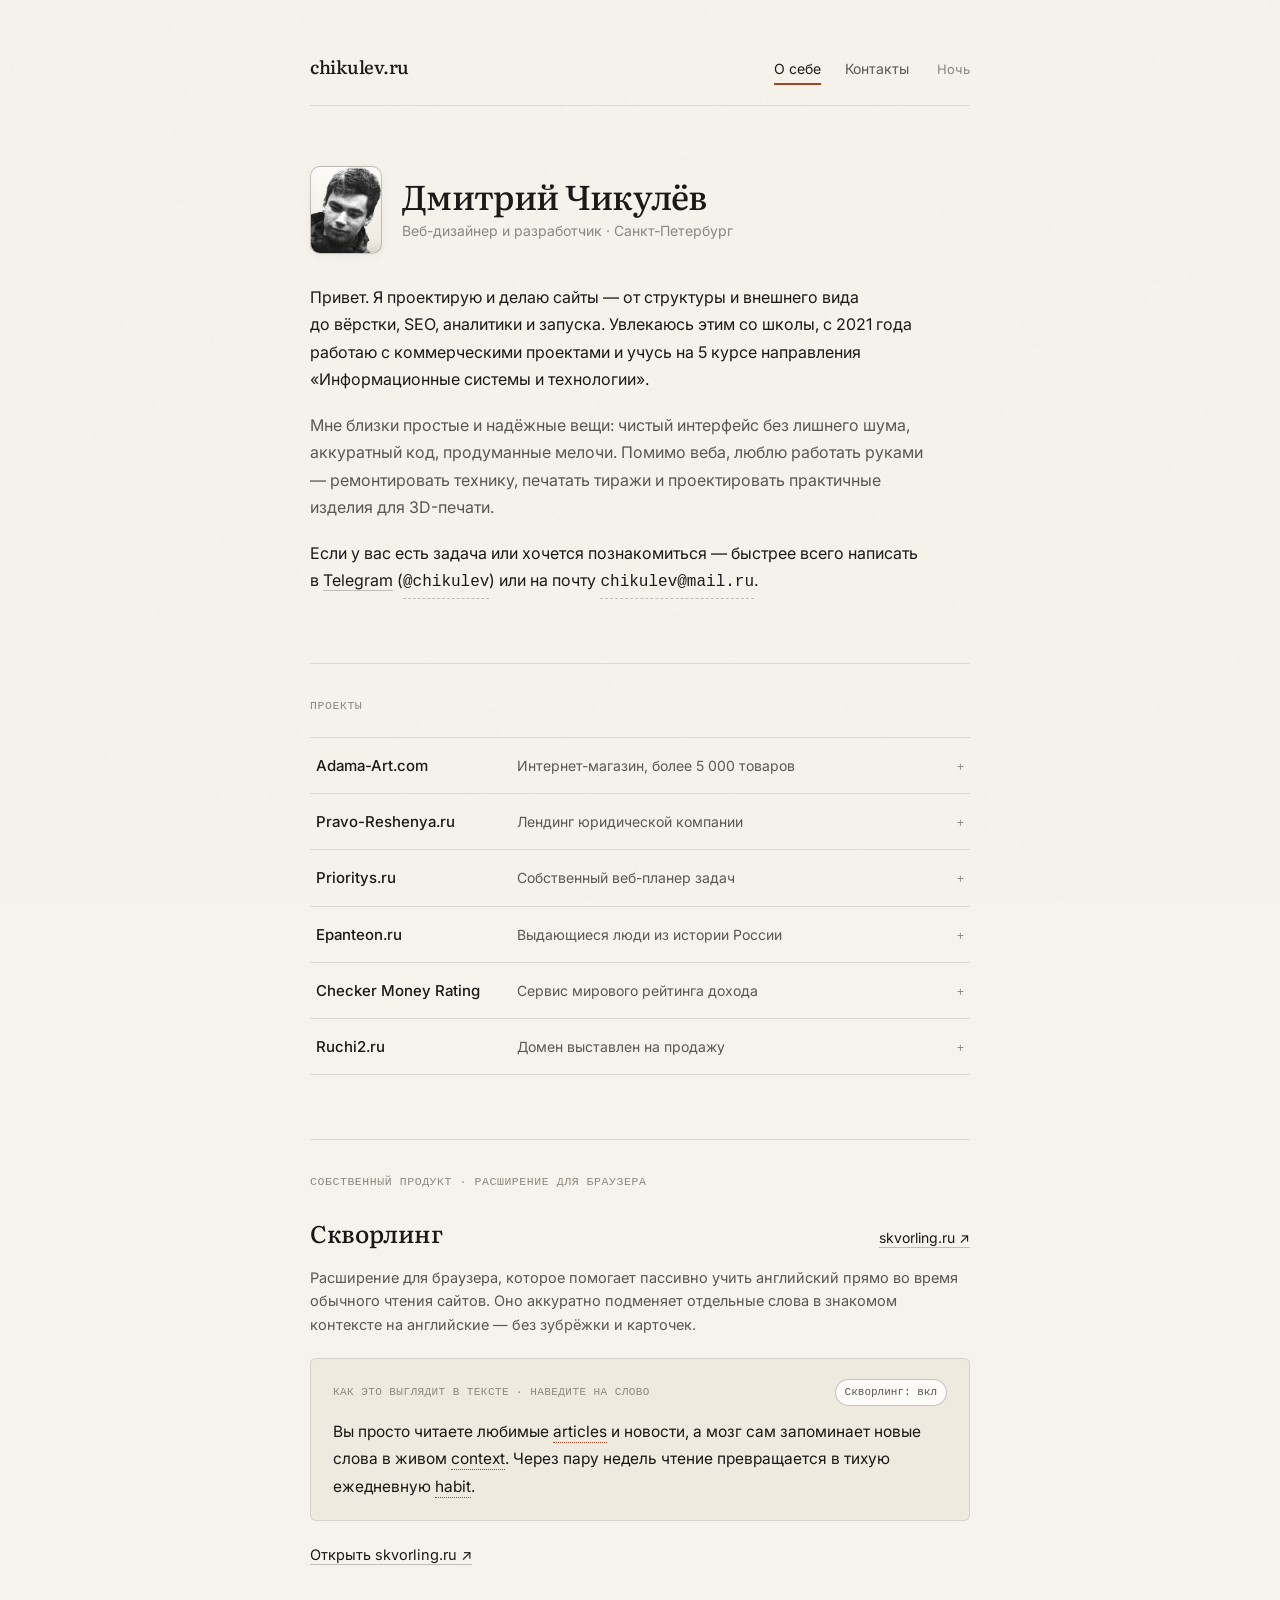
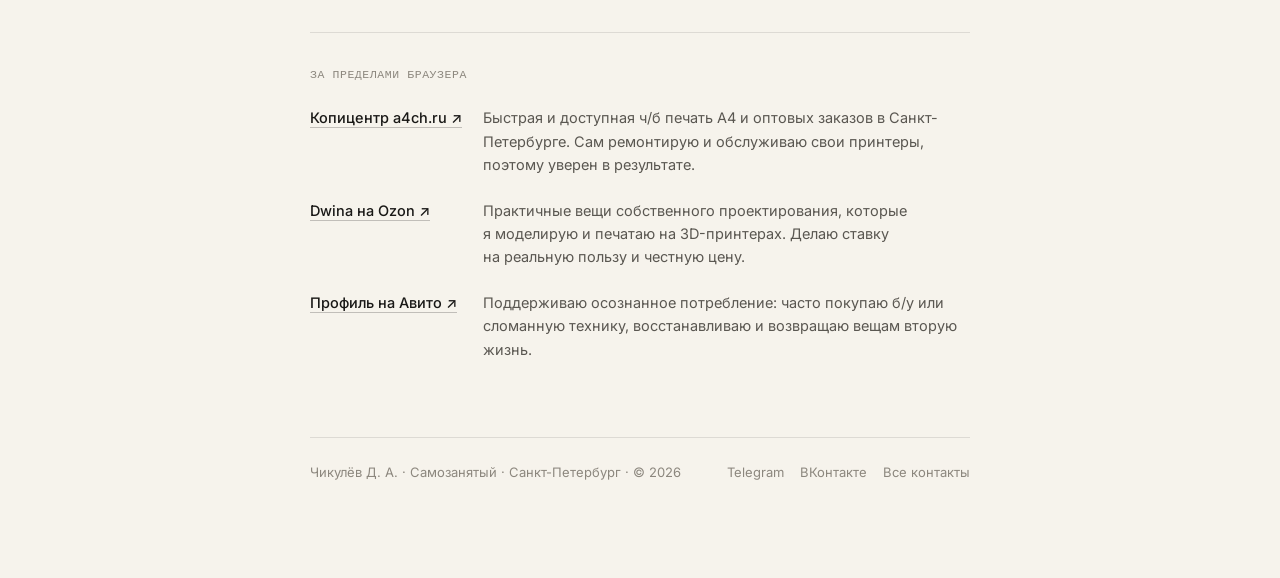
<file: index.html>
<!DOCTYPE html>
<html lang="ru">
<head>
  <meta charset="UTF-8">
  <meta name="viewport" content="width=device-width, initial-scale=1.0">
  <title>Дмитрий Чикулёв</title>
  <meta name="description" content="Дмитрий Чикулёв — личный сайт, веб-дизайн, разработка, Скворлинг, собственные сервисы и физические проекты. Санкт-Петербург.">
  <meta name="author" content="Дмитрий Чикулёв">
  <link rel="canonical" href="https://chikulev.ru/">
  <link rel="icon" href="./favicon.ico" type="image/x-icon">

  <meta property="og:title" content="Дмитрий Чикулёв">
  <meta property="og:description" content="Личный сайт: веб-проекты, Скворлинг, копицентр, 3D-печать и контакты.">
  <meta property="og:image" content="https://chikulev.ru/image/main/prew1.91_1.png">
  <meta property="og:url" content="https://chikulev.ru/">
  <meta property="og:type" content="website">

  <link rel="preconnect" href="https://fonts.googleapis.com">
  <link rel="preconnect" href="https://fonts.gstatic.com" crossorigin>
  <link href="https://fonts.googleapis.com/css2?family=Inter:wght@400;500&family=Literata:ital,opsz,wght@0,7..72,400;0,7..72,500;1,7..72,400&display=swap" rel="stylesheet">
  <link rel="stylesheet" href="./styles.css">
</head>
<body>
  <div class="sheet">
    <header class="masthead">
      <a href="./index.html" class="masthead-brand">chikulev.ru</a>
      <nav class="masthead-nav" aria-label="Навигация">
        <a href="./index.html" class="is-active">О себе</a>
        <a href="./contacts.html">Контакты</a>
        <button type="button" class="theme-text-btn" data-theme-toggle>Ночь</button>
      </nav>
    </header>

    <main>
      <!-- Human Opening -->
      <section class="opening">
        <div class="author-row">
          <button type="button" class="author-frame" data-lightbox="./image/main/photo_irl_1.webp" data-lb-group="portrait" data-lb-caption="Дмитрий Чикулёв, Санкт-Петербург" title="Открыть фото">
            <img src="./image/main/photo_irl_1.webp" alt="Дмитрий Чикулёв">
          </button>
          <div>
            <h1 class="author-name">Дмитрий Чикулёв</h1>
            <p class="author-sub">Веб-дизайнер и разработчик · Санкт-Петербург</p>
          </div>
        </div>

        <div class="prose">
          <p>
            Привет. Я&nbsp;проектирую и&nbsp;делаю сайты — от&nbsp;структуры и&nbsp;внешнего вида до&nbsp;вёрстки, SEO, аналитики и&nbsp;запуска. Увлекаюсь этим со&nbsp;школы, с&nbsp;2021&nbsp;года работаю с&nbsp;коммерческими проектами и&nbsp;учусь на&nbsp;5&nbsp;курсе направления «Информационные системы и&nbsp;технологии».
          </p>
          <p class="soft">
            Мне близки простые и&nbsp;надёжные вещи: чистый интерфейс без лишнего шума, аккуратный код, продуманные мелочи. Помимо веба, люблю работать руками — ремонтировать технику, печатать тиражи и&nbsp;проектировать практичные изделия для&nbsp;3D-печати.
          </p>
          <p>
            Если у&nbsp;вас есть задача или хочется познакомиться — быстрее всего написать в&nbsp;<a href="https://t.me/chikulev" target="_blank" rel="noopener" class="ink-link">Telegram</a>
            (<button type="button" class="inline-copy mono" data-copy="@chikulev">@chikulev<span class="copy-badge">скопировано</span></button>)
            или на&nbsp;почту <button type="button" class="inline-copy mono" data-copy="chikulev@mail.ru">chikulev@mail.ru<span class="copy-badge">скопировано</span></button>.
          </p>
        </div>
      </section>

      <!-- Typographic Project Index -->
      <section class="block">
        <div class="block-label">
          <span>Проекты</span>
        </div>

        <div class="index-list">
          <!-- Adama-Art -->
          <div class="index-row">
            <button type="button" class="index-trigger" data-index-toggle data-preview="./image/project/Adama-Art.webp" aria-expanded="false">
              <span class="index-name">Adama-Art.com</span>
              <span class="index-summary">Интернет-магазин, более 5 000 товаров</span>
              <span class="index-arrow">+</span>
            </button>
            <div class="index-detail">
              <div class="detail-inner">
                <div>
                  <p class="detail-text">
                    Коммерческий магазин на&nbsp;WordPress и&nbsp;WooCommerce. Интеграция оплаты и&nbsp;доставки, настройка аналитики, SEO и&nbsp;регулярная техническая поддержка.
                  </p>
                  <div class="detail-actions">
                    <a href="https://adama-art.com/" target="_blank" rel="noopener" class="ink-link">Открыть adama-art.com ↗</a>
                    <button type="button" class="ink-link" data-lightbox="./image/project/Adama-Art.webp" data-lb-group="home-idx" data-lb-caption="Adama-Art.com — карточка товара">Смотреть скриншот</button>
                  </div>
                </div>
                <div class="detail-thumb" data-lightbox="./image/project/Adama-Art.webp" data-lb-group="home-idx" data-lb-caption="Adama-Art.com — карточка товара">
                  <img src="./image/project/Adama-Art.webp" alt="Скриншот Adama-Art.com" loading="lazy">
                </div>
              </div>
            </div>
          </div>

          <!-- Pravo-Reshenya -->
          <div class="index-row">
            <button type="button" class="index-trigger" data-index-toggle data-preview="./image/project/Pravo-Reshenya.webp" aria-expanded="false">
              <span class="index-name">Pravo-Reshenya.ru</span>
              <span class="index-summary">Лендинг юридической компании</span>
              <span class="index-arrow">+</span>
            </button>
            <div class="index-detail">
              <div class="detail-inner">
                <div>
                  <p class="detail-text">
                    Коммерческий сайт юридической компании: дизайн, структура, тексты, адаптивная вёрстка, формы обратной связи и&nbsp;SEO-настройка.
                  </p>
                  <div class="detail-actions">
                    <a href="https://pravo-reshenya.ru/" target="_blank" rel="noopener" class="ink-link">Открыть pravo-reshenya.ru ↗</a>
                    <button type="button" class="ink-link" data-lightbox="./image/project/Pravo-Reshenya.webp" data-lb-group="home-idx" data-lb-caption="Pravo-Reshenya.ru — лендинг юридической компании">Смотреть скриншот</button>
                  </div>
                </div>
                <div class="detail-thumb" data-lightbox="./image/project/Pravo-Reshenya.webp" data-lb-group="home-idx" data-lb-caption="Pravo-Reshenya.ru — лендинг юридической компании">
                  <img src="./image/project/Pravo-Reshenya.webp" alt="Скриншот Pravo-Reshenya.ru" loading="lazy">
                </div>
              </div>
            </div>
          </div>

          <!-- Prioritys -->
          <div class="index-row">
            <button type="button" class="index-trigger" data-index-toggle aria-expanded="false">
              <span class="index-name">Prioritys.ru</span>
              <span class="index-summary">Собственный веб-планер задач</span>
              <span class="index-arrow">+</span>
            </button>
            <div class="index-detail">
              <div class="detail-inner detail-inner--text-only">
                <p class="detail-text">
                  Личный инструмент для фокуса и&nbsp;приоритизации ежедневных дел — без перегруженных меню и&nbsp;лишних отвлечений.
                </p>
                <div class="detail-actions">
                  <a href="https://prioritys.ru/" target="_blank" rel="noopener" class="ink-link">Попробовать prioritys.ru ↗</a>
                </div>
              </div>
            </div>
          </div>

          <!-- Epanteon -->
          <div class="index-row">
            <button type="button" class="index-trigger" data-index-toggle aria-expanded="false">
              <span class="index-name">Epanteon.ru</span>
              <span class="index-summary">Выдающиеся люди из истории России</span>
              <span class="index-arrow">+</span>
            </button>
            <div class="index-detail">
              <div class="detail-inner detail-inner--text-only">
                <p class="detail-text">
                  Энциклопедический веб-проект о&nbsp;ключевых личностях в&nbsp;истории страны со&nbsp;спокойной подачей и&nbsp;акцентом на&nbsp;чтение.
                </p>
                <div class="detail-actions">
                  <a href="https://epanteon.ru/" target="_blank" rel="noopener" class="ink-link">Открыть epanteon.ru ↗</a>
                </div>
              </div>
            </div>
          </div>

          <!-- Checker Money Rating -->
          <div class="index-row">
            <button type="button" class="index-trigger" data-index-toggle data-preview="./image/project/Checker_Money_Rating.webp" aria-expanded="false">
              <span class="index-name">Checker Money Rating</span>
              <span class="index-summary">Сервис мирового рейтинга дохода</span>
              <span class="index-arrow">+</span>
            </button>
            <div class="index-detail">
              <div class="detail-inner">
                <div>
                  <p class="detail-text">
                    Формула на&nbsp;основе ВВП и&nbsp;населения стран мира показывает, скольких людей на&nbsp;планете вы богаче и&nbsp;скольких беднее.
                  </p>
                    <div class="detail-actions">
                    <a href="./image/project/Checker_Money_Rating.html" target="_blank" rel="noopener" class="ink-link">Узнать свой рейтинг ↗</a>
                    <button type="button" class="ink-link" data-lightbox="./image/project/Checker_Money_Rating.webp" data-lb-group="home-idx" data-lb-caption="Checker Money Rating">Смотреть экран</button>
                  </div>
                </div>
                <div class="detail-thumb" data-lightbox="./image/project/Checker_Money_Rating.webp" data-lb-group="home-idx" data-lb-caption="Checker Money Rating">
                  <img src="./image/project/Checker_Money_Rating.webp" alt="Скриншот Checker Money Rating" loading="lazy">
                </div>
              </div>
            </div>
          </div>

          <!-- Ruchi2 -->
          <div class="index-row">
            <button type="button" class="index-trigger" data-index-toggle aria-expanded="false">
              <span class="index-name">Ruchi2.ru</span>
              <span class="index-summary">Домен выставлен на продажу</span>
              <span class="index-arrow">+</span>
            </button>
            <div class="index-detail">
              <div class="detail-inner detail-inner--text-only">
                <p class="detail-text">
                  Короткий запоминающийся домен. В&nbsp;текущий момент доступен к&nbsp;оценке и&nbsp;приобретению.
                </p>
                <div class="detail-actions">
                  <a href="https://ruchi2.ru/" target="_blank" rel="noopener" class="ink-link">Открыть ruchi2.ru ↗</a>
                </div>
              </div>
            </div>
          </div>
        </div>
      </section>

      <!-- Skvorling Spotlight -->
      <section class="block">
        <div class="block-label">
          <span>Собственный продукт · Расширение для браузера</span>
        </div>

        <div class="skvorling-head">
          <h2 class="skvorling-title">Скворлинг</h2>
          <a href="https://skvorling.ru/" target="_blank" rel="noopener" class="ink-link" style="font-size:14px;">skvorling.ru ↗</a>
        </div>

        <p class="craft-desc">
          Расширение для браузера, которое помогает пассивно учить английский прямо во&nbsp;время обычного чтения сайтов. Оно аккуратно подменяет отдельные слова в&nbsp;знакомом контексте на&nbsp;английские — без зубрёжки и&nbsp;карточек.
        </p>

        <div class="skvorling-demo">
          <div class="skvorling-demo-top">
            <span>Как это выглядит в тексте · наведите на слово</span>
            <button type="button" class="skvorling-toggle" data-skvorling-toggle>Скворлинг: вкл</button>
          </div>
          <p class="skvorling-sample">
            Вы просто читаете любимые
            <span class="sk-word" data-sk-word data-en="articles" data-ru="статьи"><span class="sk-label">articles</span><span class="sk-tip">статьи<span class="ipa">/ˈɑːtɪkəlz/</span></span></span>
            и&nbsp;новости, а&nbsp;мозг сам запоминает новые слова в&nbsp;живом
            <span class="sk-word" data-sk-word data-en="context" data-ru="контексте"><span class="sk-label">context</span><span class="sk-tip">контексте<span class="ipa">/ˈkɒntekst/</span></span></span>.
            Через пару недель чтение превращается в&nbsp;тихую ежедневную
            <span class="sk-word" data-sk-word data-en="habit" data-ru="привычку"><span class="sk-label">habit</span><span class="sk-tip">привычку<span class="ipa">/ˈhæbɪt/</span></span></span>.
          </p>
        </div>

        <div class="skvorling-actions">
          <a href="https://skvorling.ru/" target="_blank" rel="noopener" class="ink-link">Открыть skvorling.ru ↗</a>
        </div>
      </section>

      <!-- Real World & Craft -->
      <section class="block">
        <div class="block-label">
          <span>За пределами браузера</span>
        </div>

        <div class="craft-list">
          <div class="craft-item">
            <a href="https://a4ch.ru/" target="_blank" rel="noopener" class="craft-key ink-link">Копицентр a4ch.ru ↗</a>
            <p class="craft-desc">
              Быстрая и&nbsp;доступная ч/б печать А4 и&nbsp;оптовых заказов в&nbsp;Санкт-Петербурге. Сам ремонтирую и&nbsp;обслуживаю свои принтеры, поэтому уверен в&nbsp;результате.
            </p>
          </div>

          <div class="craft-item">
            <a href="https://dwina.ru/" target="_blank" rel="noopener" class="craft-key ink-link">Dwina на Ozon ↗</a>
            <p class="craft-desc">
              Практичные вещи собственного проектирования, которые я&nbsp;моделирую и&nbsp;печатаю на&nbsp;3D-принтерах. Делаю ставку на&nbsp;реальную пользу и&nbsp;честную цену.
            </p>
          </div>

          <div class="craft-item">
            <a href="https://www.avito.ru/user/c9ce310457b719fe0834725103752ccd/profile" target="_blank" rel="noopener" class="craft-key ink-link">Профиль на Авито ↗</a>
            <p class="craft-desc">
              Поддерживаю осознанное потребление: часто покупаю б/у или сломанную технику, восстанавливаю и&nbsp;возвращаю вещам вторую жизнь.
            </p>
          </div>
        </div>
      </section>
    </main>

    <footer class="colophon">
      <span>Чикулёв Д. А. · Самозанятый · Санкт-Петербург · © 2026</span>
      <div class="colophon-links">
        <a href="https://t.me/chikulev" target="_blank" rel="noopener">Telegram</a>
        <a href="https://vk.me/d.chikulev" target="_blank" rel="noopener">ВКонтакте</a>
        <a href="./contacts.html">Все контакты</a>
      </div>
    </footer>
  </div>

  <script src="./app.js"></script>
</body>
</html>
</file>
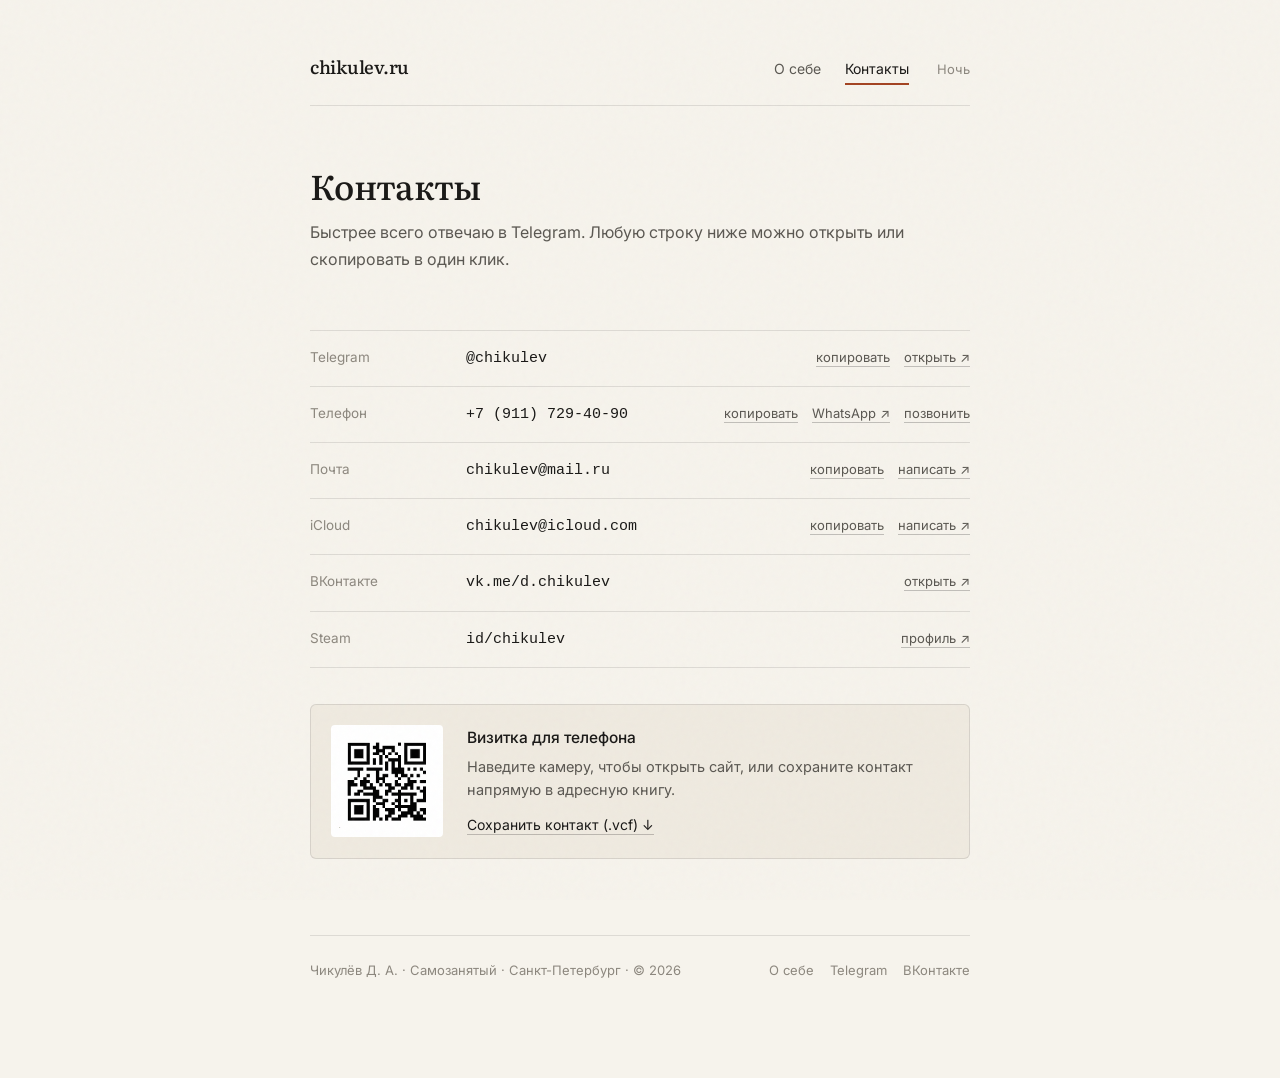
<file: contacts.html>
<!DOCTYPE html>
<html lang="ru">
<head>
  <meta charset="UTF-8">
  <meta name="viewport" content="width=device-width, initial-scale=1.0">
  <title>Контакты — Дмитрий Чикулёв</title>
  <meta name="description" content="Контакты Дмитрия Чикулёва: Telegram, телефон, почта, ВКонтакте, QR-код и визитка vCard.">
  <meta name="author" content="Дмитрий Чикулёв">
  <link rel="canonical" href="https://chikulev.ru/contacts.html">
  <link rel="icon" href="./favicon.ico" type="image/x-icon">

  <link rel="preconnect" href="https://fonts.googleapis.com">
  <link rel="preconnect" href="https://fonts.gstatic.com" crossorigin>
  <link href="https://fonts.googleapis.com/css2?family=Inter:wght@400;500&family=Literata:ital,opsz,wght@0,7..72,400;0,7..72,500;1,7..72,400&display=swap" rel="stylesheet">
  <link rel="stylesheet" href="./styles.css">
</head>
<body>
  <div class="sheet">
    <header class="masthead">
      <a href="./index.html" class="masthead-brand">chikulev.ru</a>
      <nav class="masthead-nav" aria-label="Навигация">
        <a href="./index.html">О себе</a>
        <a href="./contacts.html" class="is-active">Контакты</a>
        <button type="button" class="theme-text-btn" data-theme-toggle>Ночь</button>
      </nav>
    </header>

    <main>
      <section class="opening">
        <h1 class="author-name" style="margin-bottom:14px;">Контакты</h1>
        <div class="prose">
          <p class="soft">
            Быстрее всего отвечаю в&nbsp;Telegram. Любую строку ниже можно открыть или скопировать в&nbsp;один клик.
          </p>
        </div>
      </section>

      <div class="contact-table">
        <div class="contact-line">
          <span class="contact-k">Telegram</span>
          <span class="contact-v mono">@chikulev</span>
          <div class="contact-ops">
            <button type="button" class="ink-link" data-copy="@chikulev">копировать</button>
            <a href="https://t.me/chikulev" target="_blank" rel="noopener" class="ink-link">открыть ↗</a>
          </div>
        </div>

        <div class="contact-line">
          <span class="contact-k">Телефон</span>
          <span class="contact-v mono">+7 (911) 729-40-90</span>
          <div class="contact-ops">
            <button type="button" class="ink-link" data-copy="+79117294090">копировать</button>
            <a href="https://wa.me/79117294090" target="_blank" rel="noopener" class="ink-link">WhatsApp ↗</a>
            <a href="tel:+79117294090" class="ink-link">позвонить</a>
          </div>
        </div>

        <div class="contact-line">
          <span class="contact-k">Почта</span>
          <span class="contact-v mono">chikulev@mail.ru</span>
          <div class="contact-ops">
            <button type="button" class="ink-link" data-copy="chikulev@mail.ru">копировать</button>
            <a href="mailto:chikulev@mail.ru" class="ink-link">написать ↗</a>
          </div>
        </div>

        <div class="contact-line">
          <span class="contact-k">iCloud</span>
          <span class="contact-v mono">chikulev@icloud.com</span>
          <div class="contact-ops">
            <button type="button" class="ink-link" data-copy="chikulev@icloud.com">копировать</button>
            <a href="mailto:chikulev@icloud.com" class="ink-link">написать ↗</a>
          </div>
        </div>

        <div class="contact-line">
          <span class="contact-k">ВКонтакте</span>
          <span class="contact-v mono">vk.me/d.chikulev</span>
          <div class="contact-ops">
            <a href="https://vk.me/d.chikulev" target="_blank" rel="noopener" class="ink-link">открыть ↗</a>
          </div>
        </div>

        <div class="contact-line">
          <span class="contact-k">Steam</span>
          <span class="contact-v mono">id/chikulev</span>
          <div class="contact-ops">
            <a href="https://steamcommunity.com/id/chikulev/" target="_blank" rel="noopener" class="ink-link">профиль ↗</a>
          </div>
        </div>
      </div>

      <div class="qr-inline">
        <div class="qr-box">
          <img src="./image/qr-code.webp" alt="QR-код на chikulev.ru">
        </div>
        <div>
          <p style="font-weight:500;margin-bottom:4px;">Визитка для телефона</p>
          <p class="craft-desc" style="margin-bottom:10px;">
            Наведите камеру, чтобы открыть сайт, или сохраните контакт напрямую в&nbsp;адресную книгу.
          </p>
          <button type="button" class="ink-link" style="font-size:14px;" data-download-vcard>Сохранить контакт (.vcf) ↓</button>
        </div>
      </div>
    </main>

    <footer class="colophon">
      <span>Чикулёв Д. А. · Самозанятый · Санкт-Петербург · © 2026</span>
      <div class="colophon-links">
        <a href="./index.html">О себе</a>
        <a href="https://t.me/chikulev" target="_blank" rel="noopener">Telegram</a>
        <a href="https://vk.me/d.chikulev" target="_blank" rel="noopener">ВКонтакте</a>
      </div>
    </footer>
  </div>

  <script src="./app.js"></script>
</body>
</html>
</file>
<file: styles.css>
/* ==========================================================================
   chikulev.ru — Personal Editorial Monograph
   Warm cotton paper, serif + sans, uncropped archival portrait, tactile details.
   ========================================================================== */

@font-face {
  font-family: 'InterLocal';
  src: url('./Inter-Regular.woff2') format('woff2'),
       url('./Inter-Regular.woff') format('woff');
  font-weight: 400;
  font-style: normal;
  font-display: swap;
}

:root {
  --paper: #F6F3EC;
  --paper-alt: #EFEAE0;
  --surface: #FDFCF9;
  --ink: #191816;
  --ink-soft: #5A5751;
  --ink-muted: #8C877E;
  --rule: rgba(25, 24, 22, 0.11);
  --rule-strong: rgba(25, 24, 22, 0.24);
  --accent: #A34322;
  --accent-soft: rgba(163, 67, 34, 0.10);

  --font-serif: 'Literata', 'Georgia', 'Times New Roman', serif;
  --font-sans: 'Inter', 'InterLocal', -apple-system, BlinkMacSystemFont, 'Segoe UI', Roboto, sans-serif;
  --font-mono: 'SF Mono', ui-monospace, SFMono-Regular, Menlo, monospace;

  --measure: 660px;
  --ease: cubic-bezier(0.22, 1, 0.36, 1);
}

[data-theme="dark"] {
  --paper: #131210;
  --paper-alt: #1B1A17;
  --surface: #1F1D1A;
  --ink: #EAE5DC;
  --ink-soft: #A59F94;
  --ink-muted: #706B62;
  --rule: rgba(234, 229, 220, 0.11);
  --rule-strong: rgba(234, 229, 220, 0.24);
  --accent: #D97A54;
  --accent-soft: rgba(217, 122, 84, 0.14);
}

*, *::before, *::after {
  box-sizing: border-box;
  margin: 0;
  padding: 0;
}

html {
  scroll-behavior: smooth;
  -webkit-font-smoothing: antialiased;
  -moz-osx-font-smoothing: grayscale;
  text-rendering: optimizeLegibility;
}

body {
  background-color: var(--paper);
  color: var(--ink);
  font-family: var(--font-sans);
  font-size: 15.5px;
  line-height: 1.68;
  transition: background-color 0.32s var(--ease), color 0.32s var(--ease);
  overflow-x: hidden;
  position: relative;
}

body::before {
  content: "";
  position: fixed;
  inset: 0;
  pointer-events: none;
  z-index: 1000;
  opacity: 0.028;
  background-image: url("data:image/svg+xml,%3Csvg viewBox='0 0 200 200' xmlns='http://www.w3.org/2000/svg'%3E%3Cfilter id='n'%3E%3CfeTurbulence type='fractalNoise' baseFrequency='0.85' numOctaves='3' stitchTiles='stitch'/%3E%3C/filter%3E%3Crect width='100%25' height='100%25' filter='url(%23n)'/%3E%3C/svg%3E");
}

a {
  color: inherit;
  text-decoration: none;
}

button {
  font: inherit;
  color: inherit;
  background: none;
  border: none;
  cursor: pointer;
}

img {
  display: block;
  max-width: 100%;
  height: auto;
}

::selection {
  background: var(--accent-soft);
  color: var(--ink);
}

:focus-visible {
  outline: 1.5px solid var(--accent);
  outline-offset: 3px;
  border-radius: 3px;
}

.mono {
  font-family: var(--font-mono);
  font-variant-numeric: tabular-nums;
}

/* ==========================================================================
   Page Shell & Masthead
   ========================================================================== */
.sheet {
  width: 100%;
  max-width: calc(var(--measure) + 64px);
  margin: 0 auto;
  padding: 52px 32px 96px;
}

.masthead {
  display: flex;
  align-items: baseline;
  justify-content: space-between;
  gap: 20px;
  padding-bottom: 22px;
  border-bottom: 1px solid var(--rule);
  margin-bottom: 60px;
}

.masthead-brand {
  font-family: var(--font-serif);
  font-size: 18px;
  font-weight: 500;
  letter-spacing: -0.015em;
  color: var(--ink);
}

.masthead-nav {
  display: flex;
  align-items: baseline;
  gap: 24px;
  font-size: 14px;
  color: var(--ink-soft);
}

.masthead-nav a {
  position: relative;
  padding-bottom: 2px;
  transition: color 0.18s ease;
}

.masthead-nav a:hover,
.masthead-nav a.is-active {
  color: var(--ink);
}

.masthead-nav a.is-active::after {
  content: "";
  position: absolute;
  left: 0;
  right: 0;
  bottom: -2px;
  height: 1.5px;
  background: var(--accent);
}

.theme-text-btn {
  font-size: 13px;
  color: var(--ink-muted);
  transition: color 0.18s ease;
  margin-left: 4px;
}

.theme-text-btn:hover {
  color: var(--ink);
}

/* ==========================================================================
   Opening / Archival Uncropped Portrait Frame
   ========================================================================== */
.opening {
  margin-bottom: 56px;
}

.author-row {
  display: flex;
  align-items: center;
  gap: 20px;
  margin-bottom: 30px;
}

.author-frame {
  width: 72px;
  height: 88px;
  border-radius: 10px;
  background: linear-gradient(180deg, var(--surface) 0%, var(--paper-alt) 100%);
  border: 1px solid var(--rule-strong);
  /* padding: 6px 4px 0 4px; */
  display: flex;
  align-items: flex-end;
  justify-content: center;
  overflow: hidden;
  flex-shrink: 0;
  position: relative;
  cursor: zoom-in;
  box-shadow: 0 2px 10px rgba(25, 24, 22, 0.05);
  transition: transform 0.35s var(--ease), border-color 0.2s ease, box-shadow 0.3s ease;
}

.author-frame::after {
  content: "";
  position: absolute;
  inset: 0;
  box-shadow: inset 0 -10px 14px -10px rgba(25, 24, 22, 0.22);
  pointer-events: none;
}

.author-frame:hover {
  transform: translateY(-2px);
  border-color: var(--accent);
  box-shadow: 0 8px 20px rgba(25, 24, 22, 0.09);
}

.author-frame img {
  width: 100%;
  height: 100%;
  object-fit: contain;
  object-position: bottom center;
  filter: grayscale(100%) contrast(1.04);
  transition: filter 0.35s ease, transform 0.35s var(--ease);
}

.author-frame:hover img {
  filter: grayscale(10%) contrast(1.02);
  transform: scale(1.03);
}

.author-name {
  font-family: var(--font-serif);
  font-size: clamp(26px, 4vw, 34px);
  font-weight: 500;
  line-height: 1.15;
  letter-spacing: -0.02em;
}

.author-sub {
  font-size: 14px;
  color: var(--ink-muted);
  margin-top: 4px;
}

/* Editorial Prose */
.prose {
  display: flex;
  flex-direction: column;
  gap: 18px;
  font-size: 16px;
  line-height: 1.72;
  color: var(--ink);
}

.prose p {
  max-width: 62ch;
}

.prose .soft {
  color: var(--ink-soft);
}

.ink-link {
  text-decoration: underline;
  text-decoration-color: var(--rule-strong);
  text-decoration-thickness: 1px;
  text-underline-offset: 4px;
  transition: text-decoration-color 0.18s ease, color 0.18s ease;
}

.ink-link:hover {
  color: var(--accent);
  text-decoration-color: var(--accent);
}

.inline-copy {
  position: relative;
  display: inline;
  border-bottom: 1px dashed var(--rule-strong);
  padding-bottom: 1px;
  transition: border-color 0.18s ease, color 0.18s ease;
}

.inline-copy:hover {
  color: var(--accent);
  border-bottom-color: var(--accent);
}

.copy-badge {
  position: absolute;
  left: 50%;
  bottom: calc(100% + 5px);
  transform: translateX(-50%) translateY(4px);
  background: var(--ink);
  color: var(--paper);
  font-family: var(--font-sans);
  font-size: 11px;
  line-height: 1;
  padding: 4px 8px;
  border-radius: 4px;
  white-space: nowrap;
  opacity: 0;
  transition: opacity 0.18s ease, transform 0.2s var(--ease);
  pointer-events: none;
}

.inline-copy.is-copied .copy-badge {
  opacity: 1;
  transform: translateX(-50%) translateY(0);
}

/* ==========================================================================
   Editorial Blocks
   ========================================================================== */
.block {
  margin-top: 64px;
  padding-top: 32px;
  border-top: 1px solid var(--rule);
  position: relative;
}

.block-label {
  font-family: var(--font-mono);
  font-size: 11.5px;
  letter-spacing: 0.05em;
  text-transform: uppercase;
  color: var(--ink-muted);
  margin-bottom: 22px;
  display: flex;
  align-items: baseline;
  justify-content: space-between;
  gap: 16px;
}

/* ==========================================================================
   Skvorling Spotlight & Interactive Micro-Immersion Demo
   ========================================================================== */
.skvorling-head {
  display: flex;
  align-items: baseline;
  justify-content: space-between;
  gap: 16px;
  margin-bottom: 12px;
}

.skvorling-title {
  font-family: var(--font-serif);
  font-size: 24px;
  font-weight: 500;
  letter-spacing: -0.015em;
}

.skvorling-demo {
  margin: 22px 0;
  padding: 20px 22px;
  background: var(--paper-alt);
  border: 1px solid var(--rule);
  border-radius: 6px;
}

.skvorling-demo-top {
  display: flex;
  align-items: center;
  justify-content: space-between;
  gap: 12px;
  margin-bottom: 12px;
  font-family: var(--font-mono);
  font-size: 11px;
  color: var(--ink-muted);
  text-transform: uppercase;
  letter-spacing: 0.04em;
}

.skvorling-toggle {
  font-family: var(--font-mono);
  font-size: 11px;
  color: var(--ink-soft);
  padding: 3px 9px;
  border-radius: 999px;
  border: 1px solid var(--rule-strong);
  background: var(--surface);
  transition: border-color 0.18s ease, color 0.18s ease;
}

.skvorling-toggle:hover {
  border-color: var(--accent);
  color: var(--accent);
}

.skvorling-sample {
  font-size: 15.5px;
  line-height: 1.78;
  color: var(--ink);
}

.sk-word {
  position: relative;
  display: inline;
  border-bottom: 1.5px dotted var(--accent);
  padding-bottom: 1px;
  cursor: help;
  transition: color 0.18s ease, background-color 0.18s ease;
}

.sk-word:hover,
.sk-word.is-active {
  color: var(--accent);
  background: var(--accent-soft);
  border-radius: 2px;
}

.sk-word.is-off {
  border-bottom-color: transparent;
  cursor: default;
}

.sk-word.is-off:hover {
  color: inherit;
  background: transparent;
}

.sk-tip {
  position: absolute;
  left: 50%;
  bottom: calc(100% + 7px);
  transform: translateX(-50%) translateY(4px);
  background: var(--ink);
  color: var(--paper);
  font-family: var(--font-sans);
  font-size: 12px;
  line-height: 1.25;
  padding: 6px 10px;
  border-radius: 5px;
  white-space: nowrap;
  opacity: 0;
  pointer-events: none;
  z-index: 30;
  box-shadow: 0 8px 24px rgba(0, 0, 0, 0.22);
  transition: opacity 0.16s ease, transform 0.2s var(--ease);
}

.sk-tip .ipa {
  font-family: var(--font-mono);
  font-size: 11px;
  opacity: 0.72;
  margin-left: 6px;
}

.sk-word:not(.is-off):hover .sk-tip,
.sk-word:not(.is-off).is-active .sk-tip {
  opacity: 1;
  transform: translateX(-50%) translateY(0);
}

.skvorling-actions {
  display: flex;
  flex-wrap: wrap;
  align-items: center;
  gap: 20px;
  font-size: 14.5px;
}

/* ==========================================================================
   Typographic Project Index + Floating Hover Preview
   ========================================================================== */
.index-list {
  display: flex;
  flex-direction: column;
}

.index-row {
  border-bottom: 1px solid var(--rule);
}

.index-row:first-child {
  border-top: 1px solid var(--rule);
}

.index-trigger {
  width: 100%;
  display: grid;
  grid-template-columns: 185px minmax(0, 1fr) auto;
  align-items: baseline;
  gap: 16px;
  padding: 15px 6px;
  text-align: left;
  transition: background-color 0.2s ease, padding-left 0.22s var(--ease);
}

.index-trigger:hover {
  background: var(--paper-alt);
  padding-left: 12px;
}

.index-name {
  font-weight: 500;
  font-size: 15px;
  color: var(--ink);
}

.index-summary {
  font-size: 14px;
  color: var(--ink-soft);
  white-space: nowrap;
  overflow: hidden;
  text-overflow: ellipsis;
}

.index-arrow {
  font-family: var(--font-mono);
  font-size: 12px;
  color: var(--ink-muted);
  transition: transform 0.2s var(--ease), color 0.2s ease;
}

.index-trigger:hover .index-arrow {
  color: var(--accent);
}

.index-row.is-open .index-arrow {
  color: var(--accent);
  transform: rotate(45deg);
}

.index-detail {
  display: none;
  padding: 4px 12px 22px 12px;
  background: var(--paper-alt);
}

.index-row.is-open .index-detail {
  display: block;
}

.index-row.is-open .index-trigger {
  background: var(--paper-alt);
  padding-left: 12px;
}

.detail-inner {
  display: grid;
  grid-template-columns: minmax(0, 1fr) 210px;
  gap: 20px;
  align-items: start;
  padding-top: 8px;
}

.detail-inner--text-only {
  grid-template-columns: 1fr;
}

.detail-text {
  font-size: 14px;
  line-height: 1.62;
  color: var(--ink-soft);
  margin-bottom: 12px;
}

.detail-actions {
  display: flex;
  flex-wrap: wrap;
  gap: 16px;
  font-size: 13.5px;
}

.detail-thumb {
  border-radius: 6px;
  overflow: hidden;
  border: 1px solid var(--rule-strong);
  background: var(--surface);
  aspect-ratio: 16 / 10;
  cursor: zoom-in;
}

.detail-thumb img {
  width: 100%;
  height: 100%;
  object-fit: cover;
  object-position: top center;
}

.hover-preview {
  position: fixed;
  top: 0;
  left: 0;
  width: 260px;
  aspect-ratio: 16 / 10;
  border-radius: 8px;
  overflow: hidden;
  background: var(--surface);
  border: 1px solid var(--rule-strong);
  box-shadow: 0 22px 48px rgba(25, 24, 22, 0.18);
  pointer-events: none;
  z-index: 150;
  opacity: 0;
  transform: scale(0.95);
  transition: opacity 0.18s ease, transform 0.22s var(--ease);
}

.hover-preview.is-visible {
  opacity: 1;
  transform: scale(1);
}

.hover-preview img {
  width: 100%;
  height: 100%;
  object-fit: cover;
  object-position: top center;
}

/* ==========================================================================
   Offline / Craft List
   ========================================================================== */
.craft-list {
  display: flex;
  flex-direction: column;
  gap: 22px;
}

.craft-item {
  display: grid;
  grid-template-columns: 155px minmax(0, 1fr);
  gap: 18px;
  align-items: baseline;
}

.craft-key {
  font-size: 14.5px;
  font-weight: 500;
}

.craft-desc {
  font-size: 14.5px;
  color: var(--ink-soft);
  line-height: 1.62;
}

/* ==========================================================================
   Contacts Page
   ========================================================================== */
.contact-table {
  display: flex;
  flex-direction: column;
}

.contact-line {
  display: grid;
  grid-template-columns: 140px minmax(0, 1fr) auto;
  align-items: baseline;
  gap: 16px;
  padding: 15px 0;
  border-bottom: 1px solid var(--rule);
}

.contact-line:first-child {
  border-top: 1px solid var(--rule);
}

.contact-k {
  font-size: 13.5px;
  color: var(--ink-muted);
}

.contact-v {
  font-size: 15px;
  color: var(--ink);
}

.contact-ops {
  display: flex;
  gap: 14px;
  font-size: 13px;
  color: var(--ink-soft);
}

.qr-inline {
  display: flex;
  align-items: center;
  gap: 24px;
  margin-top: 36px;
  padding: 20px;
  background: var(--paper-alt);
  border: 1px solid var(--rule);
  border-radius: 6px;
}

.qr-box {
  width: 112px;
  height: 112px;
  background: #FFFFFF;
  padding: 8px;
  border-radius: 4px;
  flex-shrink: 0;
}

.qr-box img {
  width: 100%;
  height: 100%;
  object-fit: contain;
}

/* ==========================================================================
   Footer Colophon
   ========================================================================== */
.colophon {
  margin-top: 76px;
  padding-top: 24px;
  border-top: 1px solid var(--rule);
  display: flex;
  flex-wrap: wrap;
  align-items: baseline;
  justify-content: space-between;
  gap: 12px 24px;
  font-size: 13px;
  color: var(--ink-muted);
}

.colophon-links {
  display: flex;
  gap: 16px;
}

.colophon-links a:hover {
  color: var(--ink);
}

/* ==========================================================================
   Lightbox
   ========================================================================== */
.lightbox {
  position: fixed;
  inset: 0;
  z-index: 300;
  background: rgba(18, 17, 15, 0.92);
  backdrop-filter: blur(6px);
  display: none;
  flex-direction: column;
  align-items: center;
  justify-content: center;
  padding: 24px;
}

.lightbox.is-open {
  display: flex;
}

.lb-top {
  position: fixed;
  top: 20px;
  left: 28px;
  right: 28px;
  display: flex;
  align-items: center;
  justify-content: space-between;
  color: #EAE5DC;
  font-size: 13px;
}

.lb-controls {
  display: flex;
  gap: 14px;
}

.lb-btn {
  color: #EAE5DC;
  font-size: 13.5px;
  opacity: 0.8;
  transition: opacity 0.15s ease;
}

.lb-btn:hover {
  opacity: 1;
}

.lb-img {
  max-width: 90vw;
  max-height: 78vh;
  border-radius: 4px;
  background: #FFFFFF;
  box-shadow: 0 24px 72px rgba(0, 0, 0, 0.55);
}

.lb-cap {
  margin-top: 16px;
  color: #C7C2B8;
  font-size: 14px;
  text-align: center;
  max-width: 580px;
}

/* ==========================================================================
   Responsive
   ========================================================================== */
@media (max-width: 720px) {
  .sheet {
    padding: 32px 20px 72px;
  }

  .masthead {
    flex-direction: column;
    gap: 12px;
    margin-bottom: 44px;
  }

  .index-trigger {
    grid-template-columns: minmax(0, 1fr) auto;
    gap: 4px 12px;
  }

  .index-summary {
    grid-column: 1 / -1;
    white-space: normal;
  }

  .detail-inner,
  .craft-item,
  .contact-line {
    grid-template-columns: 1fr;
    gap: 8px;
  }

  .hover-preview {
    display: none !important;
  }

  .qr-inline {
    flex-direction: column;
    align-items: flex-start;
  }
}

@media (prefers-reduced-motion: reduce) {
  *, *::before, *::after {
    transition-duration: 0.01ms !important;
    scroll-behavior: auto !important;
  }
}
</file>
